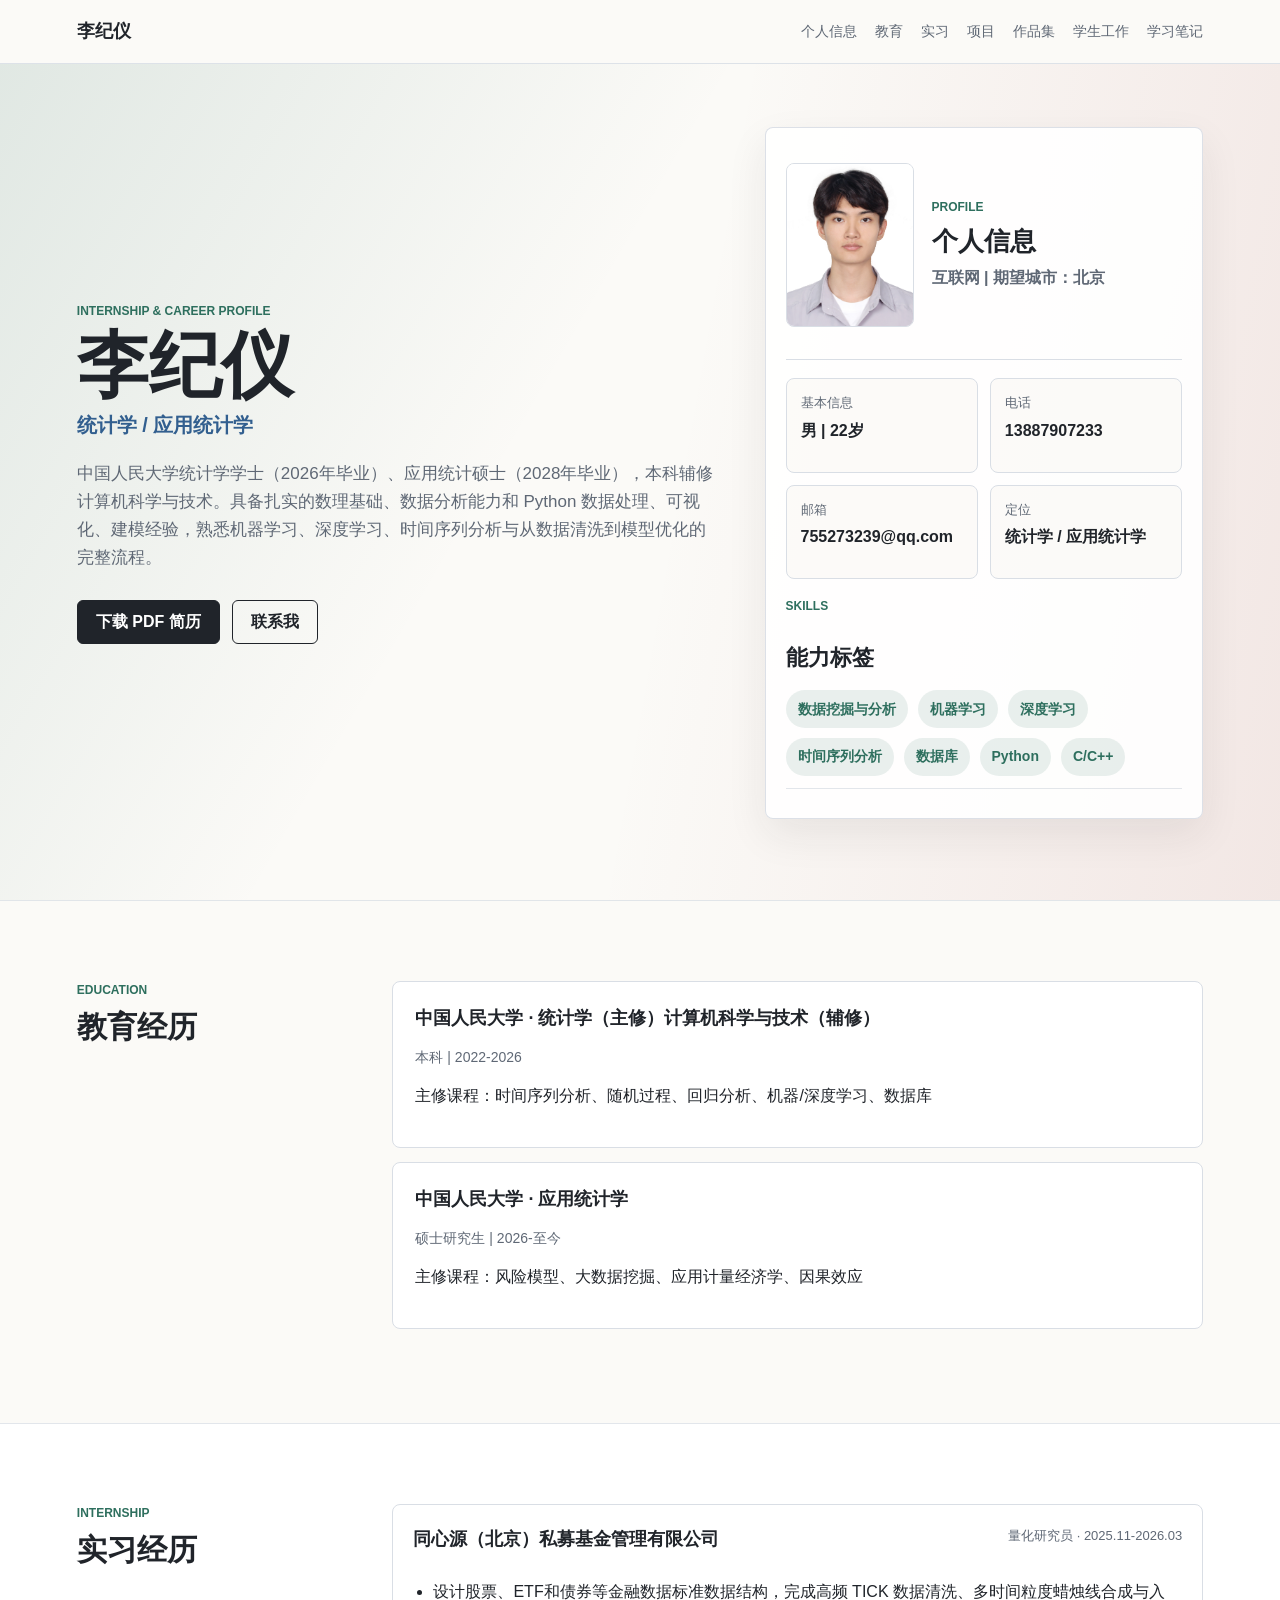
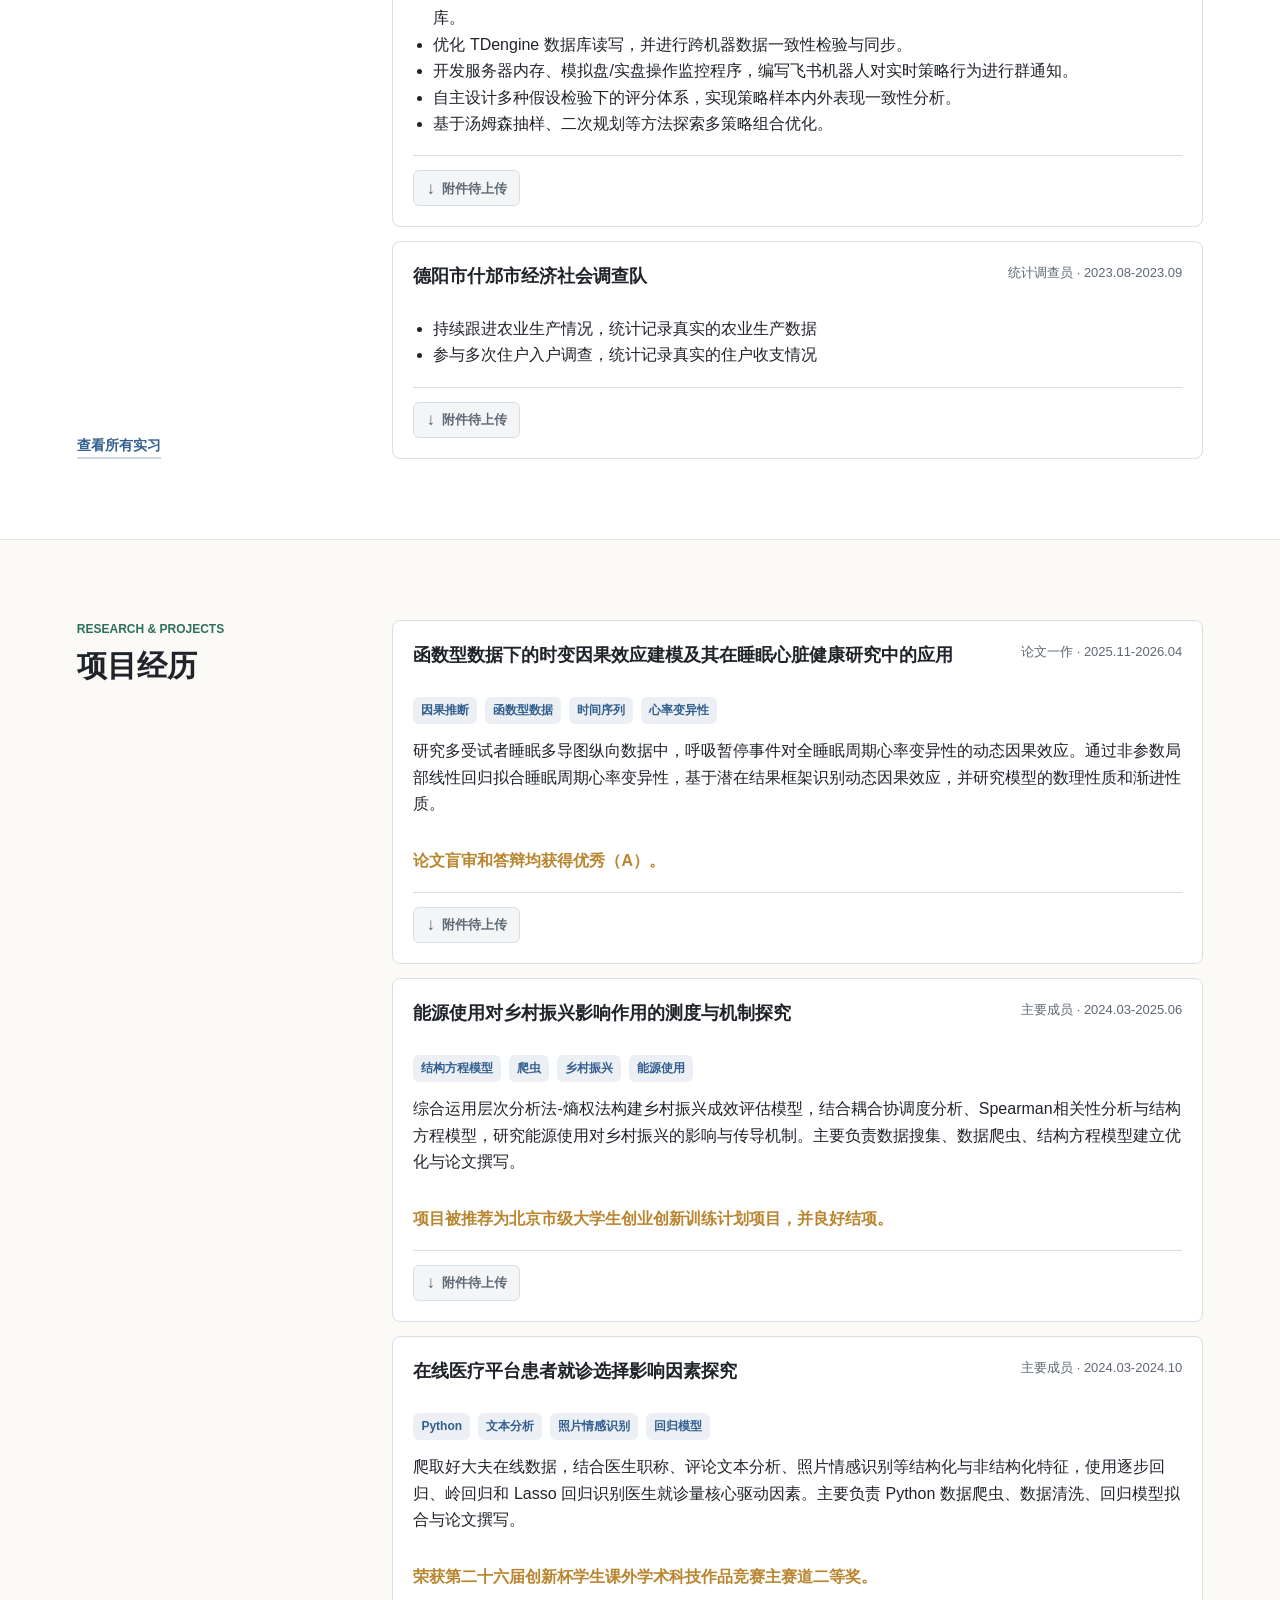
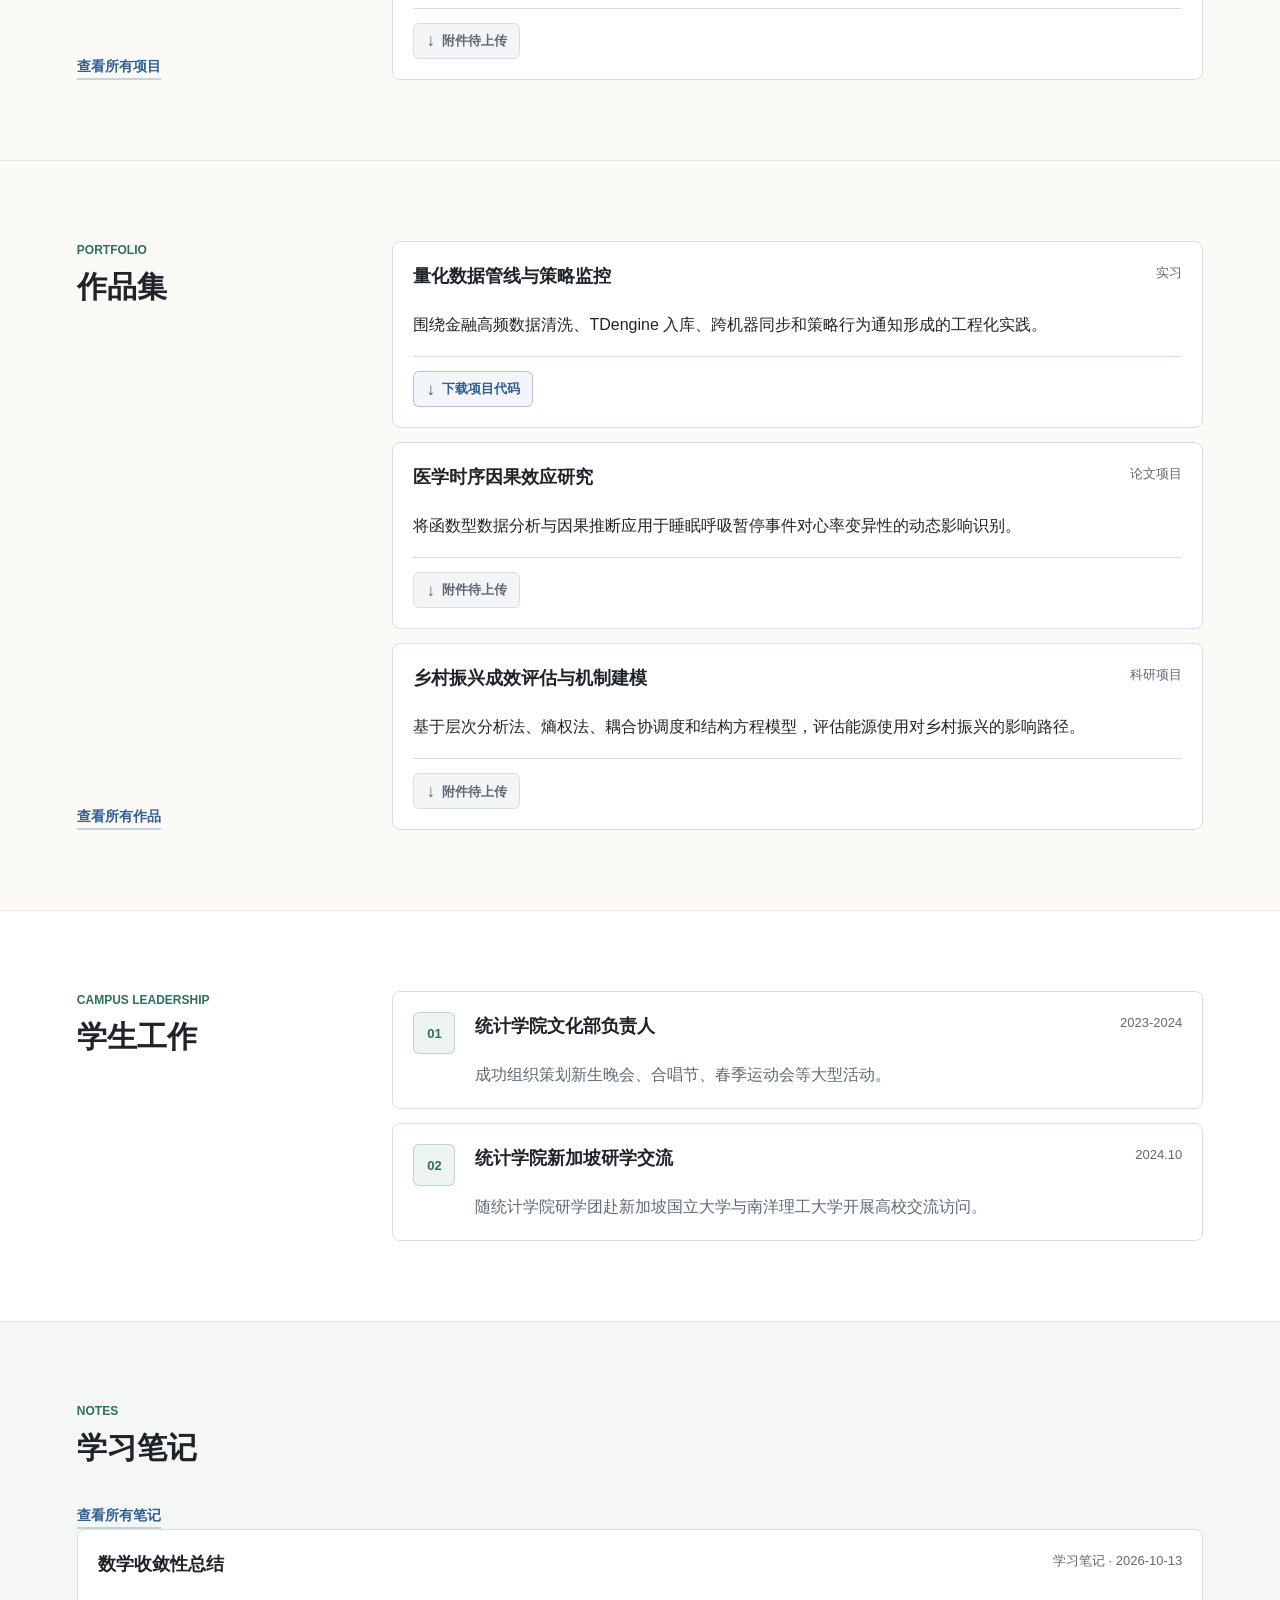
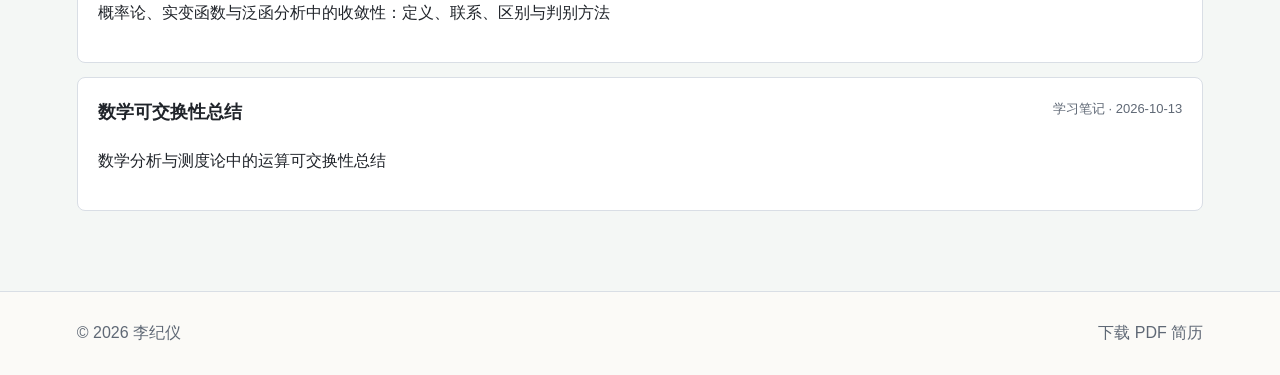
<file: index.html>
<!doctype html>
<html lang="zh-CN">
  <head>
    <meta charset="utf-8">
    <meta name="viewport" content="width=device-width, initial-scale=1">
    <title>李纪仪 | 个人信息平台</title>
    <meta name="description" content="">
    <link rel="stylesheet" href="styles.css?v=20260917-5">
  </head>
  <body>
    <header class="topbar">
      <a class="brand" href="#home">李纪仪</a>
      <nav class="nav" aria-label="主导航">
        <a href="#profile">个人信息</a>
        <a href="#education-section">教育</a>
        <a href="#experience-section">实习</a>
        <a href="#projects">项目</a>
        <a href="#portfolio">作品集</a>
        <a href="#student-work">学生工作</a>
        <a href="#notes">学习笔记</a>
      </nav>
    </header>

    <main>
      <section class="hero" id="home">
        <div class="hero-copy">
          <p class="eyebrow">Internship & Career Profile</p>
          <h1>李纪仪</h1>
          <p class="role" id="role">统计学 / 应用统计学</p>
          <p class="summary" id="summary"></p>
          <div class="actions">
            <button class="button primary" id="download-resume" type="button">下载 PDF 简历</button>
            <a class="button secondary" href="mailto:755273239@qq.com">联系我</a>
          </div>
        </div>
        <aside class="profile-card" id="profile" aria-label="个人信息">
          <div class="profile-card-head">
            <figure class="portrait-wrap">
              <img id="portrait" src="assets/profile-white.jpg" alt="李纪仪证件照">
            </figure>
            <div class="profile-identity">
              <p class="section-kicker">Profile</p>
              <h2>个人信息</h2>
              <p id="profile-role">统计学 / 应用统计学</p>
            </div>
          </div>
          <div class="profile-block">
            <dl class="info-grid compact" id="personal-info"></dl>
          </div>
          <div class="profile-block">
            <p class="section-kicker">Skills</p>
            <h2>能力标签</h2>
            <div class="tag-list" id="skills"></div>
            <div class="cert-list" id="certificates"></div>
          </div>
        </aside>
      </section>

      <section class="section split" id="education-section">
        <div class="section-heading">
          <p class="section-kicker">Education</p>
          <h2>教育经历</h2>
        </div>
        <div id="education"></div>
      </section>

      <section class="section split info-band" id="experience-section">
        <div class="section-heading with-link">
          <div>
            <p class="section-kicker">Internship</p>
            <h2>实习经历</h2>
          </div>
          <a class="text-link" href="experience.html">查看所有实习</a>
        </div>
        <div class="stack" id="experience"></div>
      </section>

      <section class="section split" id="projects">
        <div class="section-heading with-link">
          <div>
            <p class="section-kicker">Research & Projects</p>
            <h2>项目经历</h2>
          </div>
          <a class="text-link" href="projects.html">查看所有项目</a>
        </div>
        <div class="content-list" id="project-list"></div>
      </section>

      <section class="section split" id="portfolio">
        <div class="section-heading with-link">
          <div>
            <p class="section-kicker">Portfolio</p>
            <h2>作品集</h2>
          </div>
          <a class="text-link" href="portfolio.html">查看所有作品</a>
        </div>
        <div class="portfolio-list" id="portfolio-list"></div>
      </section>

      <section class="section split info-band" id="student-work">
        <div class="section-heading">
          <p class="section-kicker">Campus Leadership</p>
          <h2>学生工作</h2>
        </div>
        <div class="content-list" id="student-work-list"></div>
      </section>

      <section class="section notes-band" id="notes">
        <div class="section-heading with-link">
          <div>
            <p class="section-kicker">Notes</p>
            <h2>学习笔记</h2>
          </div>
          <a class="text-link" href="notes.html">查看所有笔记</a>
        </div>
        <div class="notes-list" id="notes-list"></div>
      </section>
    </main>

    <footer class="footer">
      <span>© <span id="year"></span> 李纪仪</span>
      <button class="footer-button" id="download-resume-footer" type="button">下载 PDF 简历</button>
    </footer>

    <script src="scripts.js?v=20260917-5"></script>
  </body>
</html>
</file>
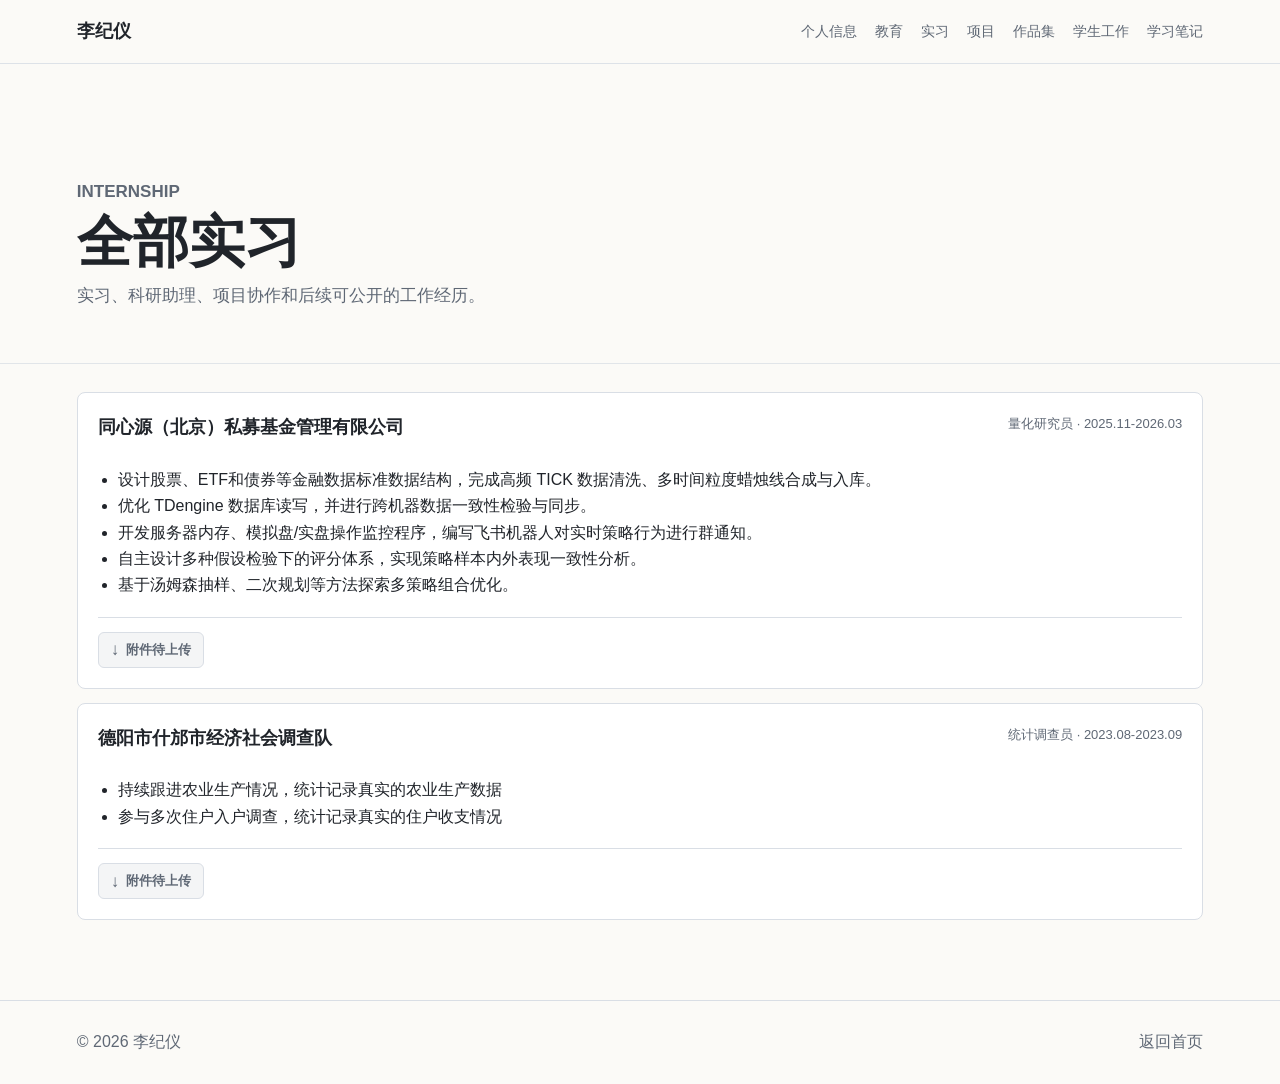
<file: experience.html>
<!doctype html>
<html lang="zh-CN">
  <head>
    <meta charset="utf-8">
    <meta name="viewport" content="width=device-width, initial-scale=1">
    <title>全部实习 | 李纪仪</title>
    <meta name="description" content="李纪仪的实习经历列表。">
    <link rel="stylesheet" href="styles.css?v=20260917-5">
  </head>
  <body>
    <header class="topbar">
      <a class="brand" href="index.html">李纪仪</a>
      <nav class="nav" aria-label="主导航">
        <a href="index.html#profile">个人信息</a>
        <a href="index.html#education-section">教育</a>
        <a href="experience.html">实习</a>
        <a href="projects.html">项目</a>
        <a href="portfolio.html">作品集</a>
        <a href="index.html#student-work">学生工作</a>
        <a href="notes.html">学习笔记</a>
      </nav>
    </header>

    <main class="page-main">
      <section class="page-title">
        <p class="section-kicker">Internship</p>
        <h1>全部实习</h1>
        <p>实习、科研助理、项目协作和后续可公开的工作经历。</p>
      </section>

      <section class="section wide-list">
        <div class="stack" id="all-experience-list"></div>
      </section>
    </main>

    <footer class="footer">
      <span>© <span id="year"></span> 李纪仪</span>
      <a href="index.html">返回首页</a>
    </footer>

    <script src="scripts.js?v=20260917-5"></script>
    <script>
      fetch("data/profile.json?v=20260917-5")
        .then((response) => response.json())
        .then((data) => {
          document.getElementById("year").textContent = new Date().getFullYear();
          document.getElementById("all-experience-list").innerHTML = renderExperienceItems(data.experience);
        });
    </script>
  </body>
</html>
</file>
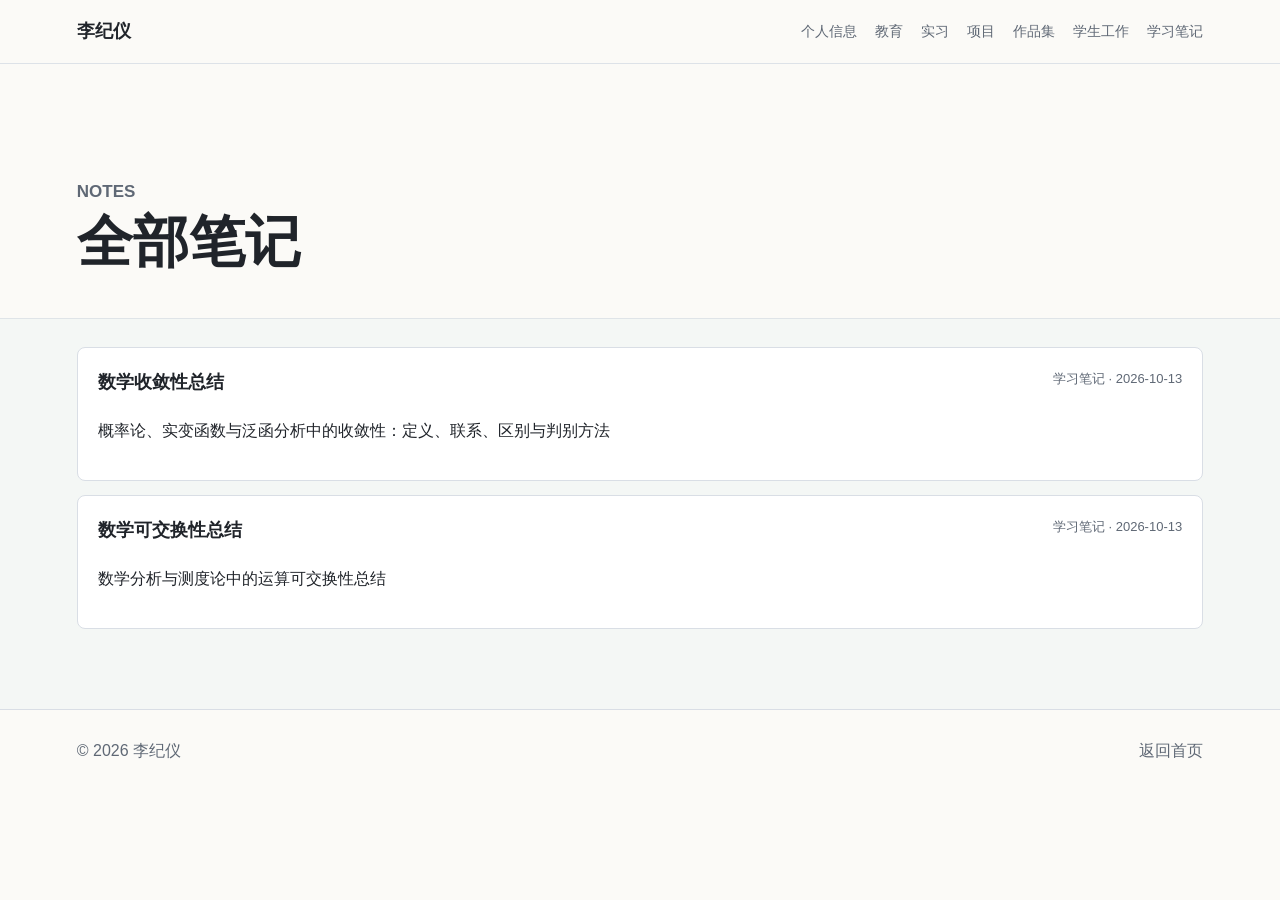
<file: notes.html>
<!doctype html>
<html lang="zh-CN">
  <head>
    <meta charset="utf-8">
    <meta name="viewport" content="width=device-width, initial-scale=1">
    <title>全部笔记 | 李纪仪</title>
    <meta name="description" content="李纪仪的学习笔记列表">
    <link rel="stylesheet" href="styles.css?v=20260917-5">
  </head>
  <body>
    <header class="topbar">
      <a class="brand" href="index.html">李纪仪</a>
      <nav class="nav" aria-label="主导航">
        <a href="index.html#profile">个人信息</a>
        <a href="index.html#education-section">教育</a>
        <a href="experience.html">实习</a>
        <a href="projects.html">项目</a>
        <a href="portfolio.html">作品集</a>
        <a href="index.html#student-work">学生工作</a>
        <a href="notes.html">学习笔记</a>
      </nav>
    </header>

    <main class="page-main">
      <section class="page-title">
        <p class="section-kicker">Notes</p>
        <h1>全部笔记</h1>
        <!-- <p>用于沉淀统计学、机器学习、数据库、量化研究和项目复盘相关内容。</p> -->
      </section>

      <section class="section wide-list notes-band">
        <div class="content-list" id="all-notes-list"></div>
      </section>
    </main>

    <footer class="footer">
      <span>© <span id="year"></span> 李纪仪</span>
      <a href="index.html">返回首页</a>
    </footer>

    <script src="scripts.js?v=20260917-5"></script>
    <script>
      fetch("data/profile.json?v=20260917-5")
        .then((response) => response.json())
        .then((data) => {
          document.getElementById("year").textContent = new Date().getFullYear();
          document.getElementById("all-notes-list").innerHTML = renderNoteItems(data.notes);
        });
    </script>
  </body>
</html>
</file>
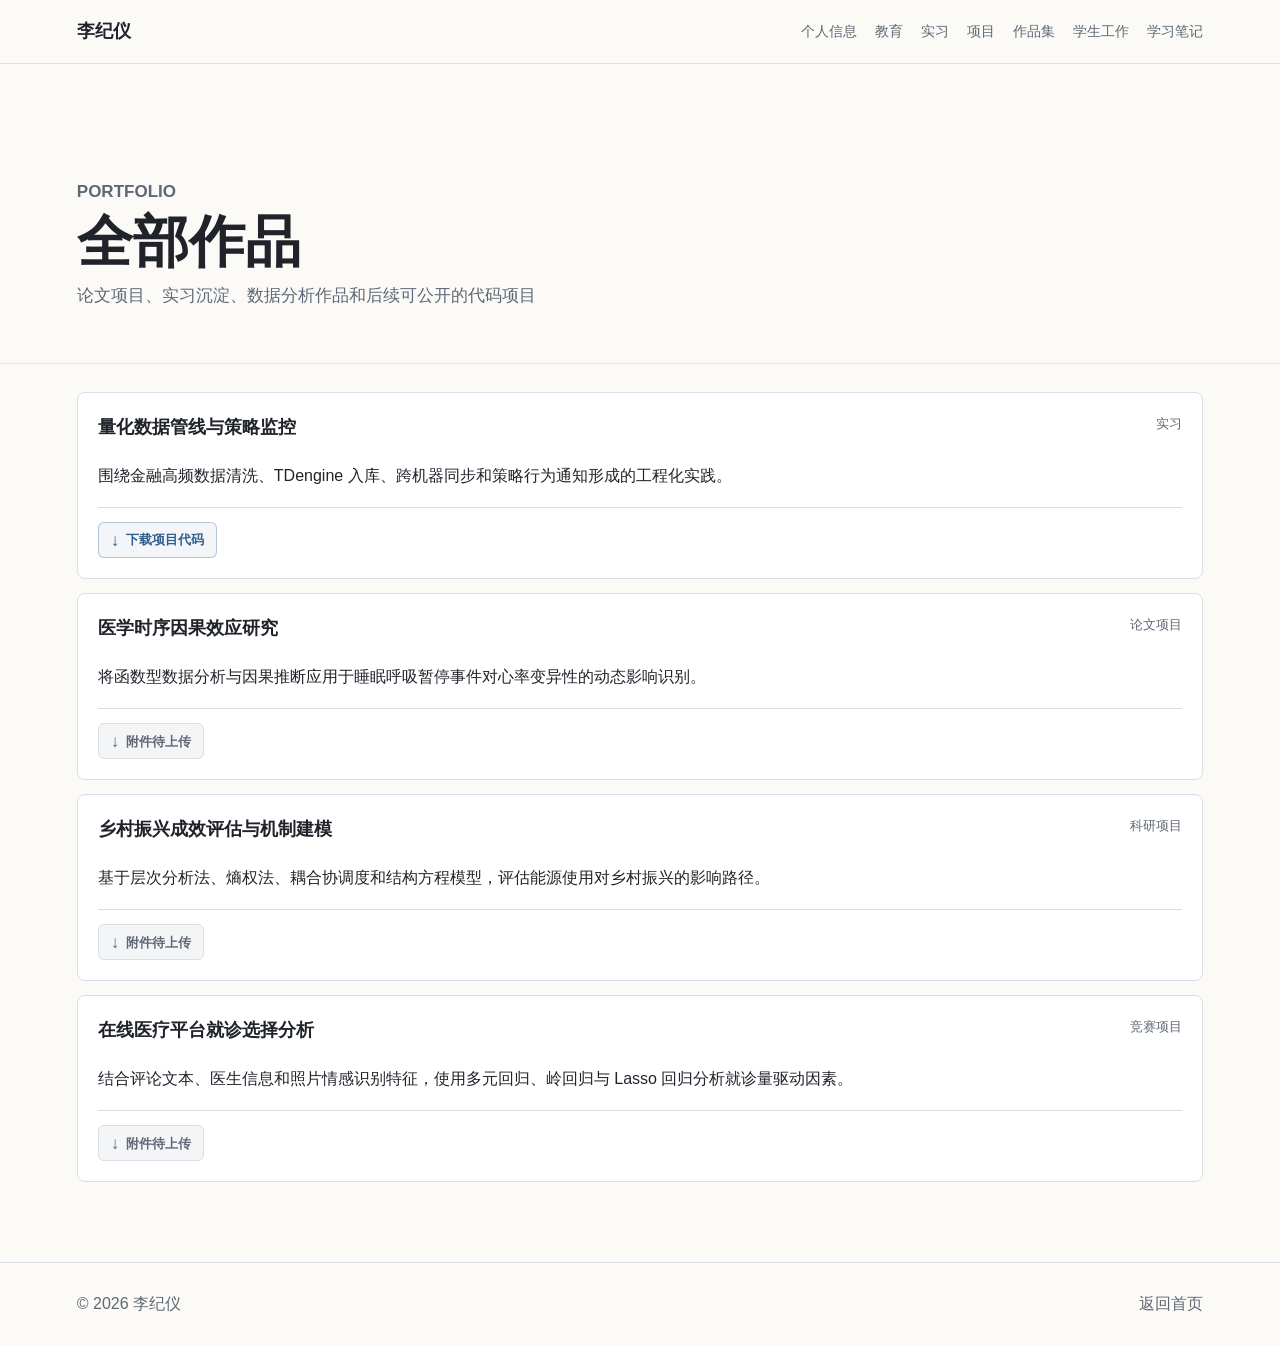
<file: portfolio.html>
<!doctype html>
<html lang="zh-CN">
  <head>
    <meta charset="utf-8">
    <meta name="viewport" content="width=device-width, initial-scale=1">
    <title>全部作品 | 李纪仪</title>
    <meta name="description" content="李纪仪的作品集列表">
    <link rel="stylesheet" href="styles.css?v=20260917-5">
  </head>
  <body>
    <header class="topbar">
      <a class="brand" href="index.html">李纪仪</a>
      <nav class="nav" aria-label="主导航">
        <a href="index.html#profile">个人信息</a>
        <a href="index.html#education-section">教育</a>
        <a href="experience.html">实习</a>
        <a href="projects.html">项目</a>
        <a href="portfolio.html">作品集</a>
        <a href="index.html#student-work">学生工作</a>
        <a href="notes.html">学习笔记</a>
      </nav>
    </header>

    <main class="page-main">
      <section class="page-title">
        <p class="section-kicker">Portfolio</p>
        <h1>全部作品</h1>
        <p>论文项目、实习沉淀、数据分析作品和后续可公开的代码项目</p>
      </section>

      <section class="section wide-list">
        <div class="content-list" id="all-portfolio-list"></div>
      </section>
    </main>

    <footer class="footer">
      <span>© <span id="year"></span> 李纪仪</span>
      <a href="index.html">返回首页</a>
    </footer>

    <script src="scripts.js?v=20260917-5"></script>
    <script>
      fetch("data/profile.json?v=20260917-5")
        .then((response) => response.json())
        .then((data) => {
          document.getElementById("year").textContent = new Date().getFullYear();
          document.getElementById("all-portfolio-list").innerHTML = renderPortfolioItems(data.portfolio);
        });
    </script>
  </body>
</html>
</file>
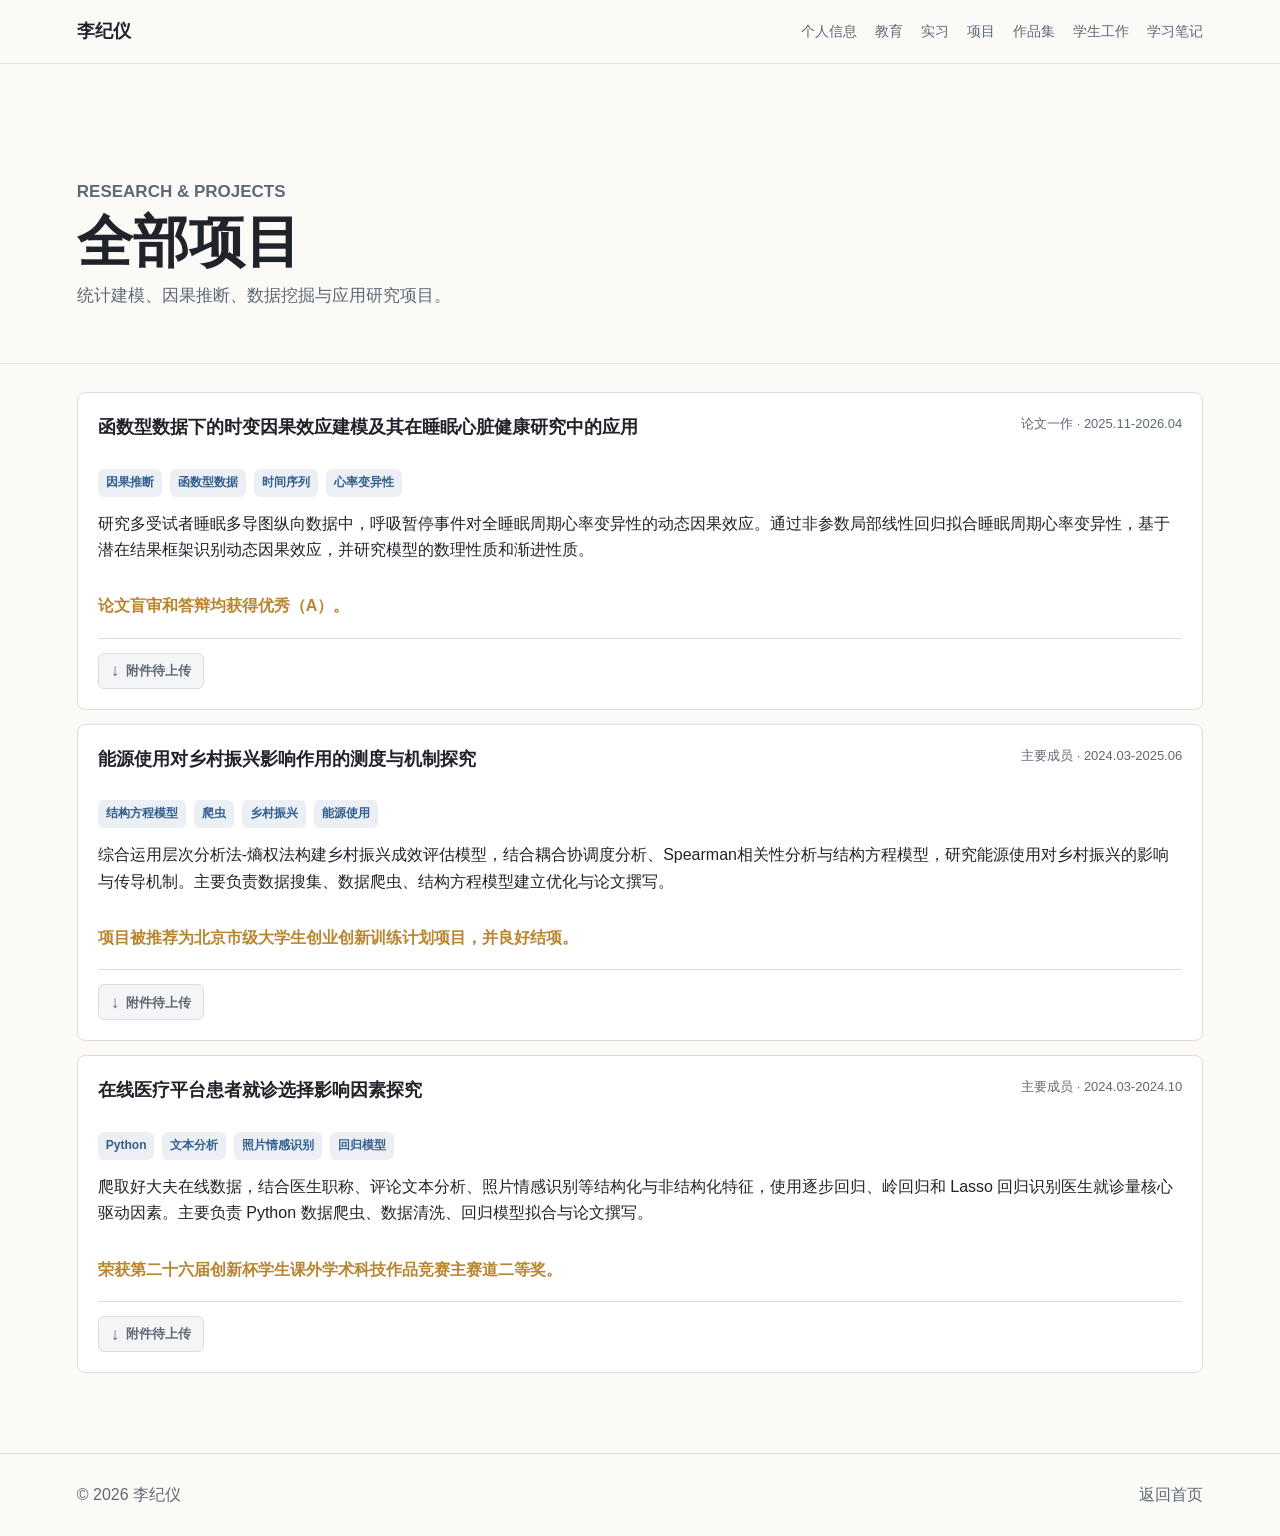
<file: projects.html>
<!doctype html>
<html lang="zh-CN">
  <head>
    <meta charset="utf-8">
    <meta name="viewport" content="width=device-width, initial-scale=1">
    <title>全部项目 | 李纪仪</title>
    <meta name="description" content="李纪仪的科研与数据分析项目经历。">
    <link rel="stylesheet" href="styles.css?v=20260917-5">
  </head>
  <body>
    <header class="topbar">
      <a class="brand" href="index.html">李纪仪</a>
      <nav class="nav" aria-label="主导航">
        <a href="index.html#profile">个人信息</a>
        <a href="index.html#education-section">教育</a>
        <a href="experience.html">实习</a>
        <a href="projects.html">项目</a>
        <a href="portfolio.html">作品集</a>
        <a href="index.html#student-work">学生工作</a>
        <a href="notes.html">学习笔记</a>
      </nav>
    </header>

    <main class="page-main">
      <section class="page-title">
        <p class="section-kicker">Research &amp; Projects</p>
        <h1>全部项目</h1>
        <p>统计建模、因果推断、数据挖掘与应用研究项目。</p>
      </section>

      <section class="section wide-list">
        <div class="content-list" id="all-project-list"></div>
      </section>
    </main>

    <footer class="footer">
      <span>© <span id="year"></span> 李纪仪</span>
      <a href="index.html">返回首页</a>
    </footer>

    <script src="scripts.js?v=20260917-5"></script>
    <script>
      fetch("data/profile.json?v=20260917-5")
        .then((response) => response.json())
        .then((data) => {
          document.getElementById("year").textContent = new Date().getFullYear();
          document.getElementById("all-project-list").innerHTML = renderProjectItems(data.projects);
        });
    </script>
  </body>
</html>
</file>
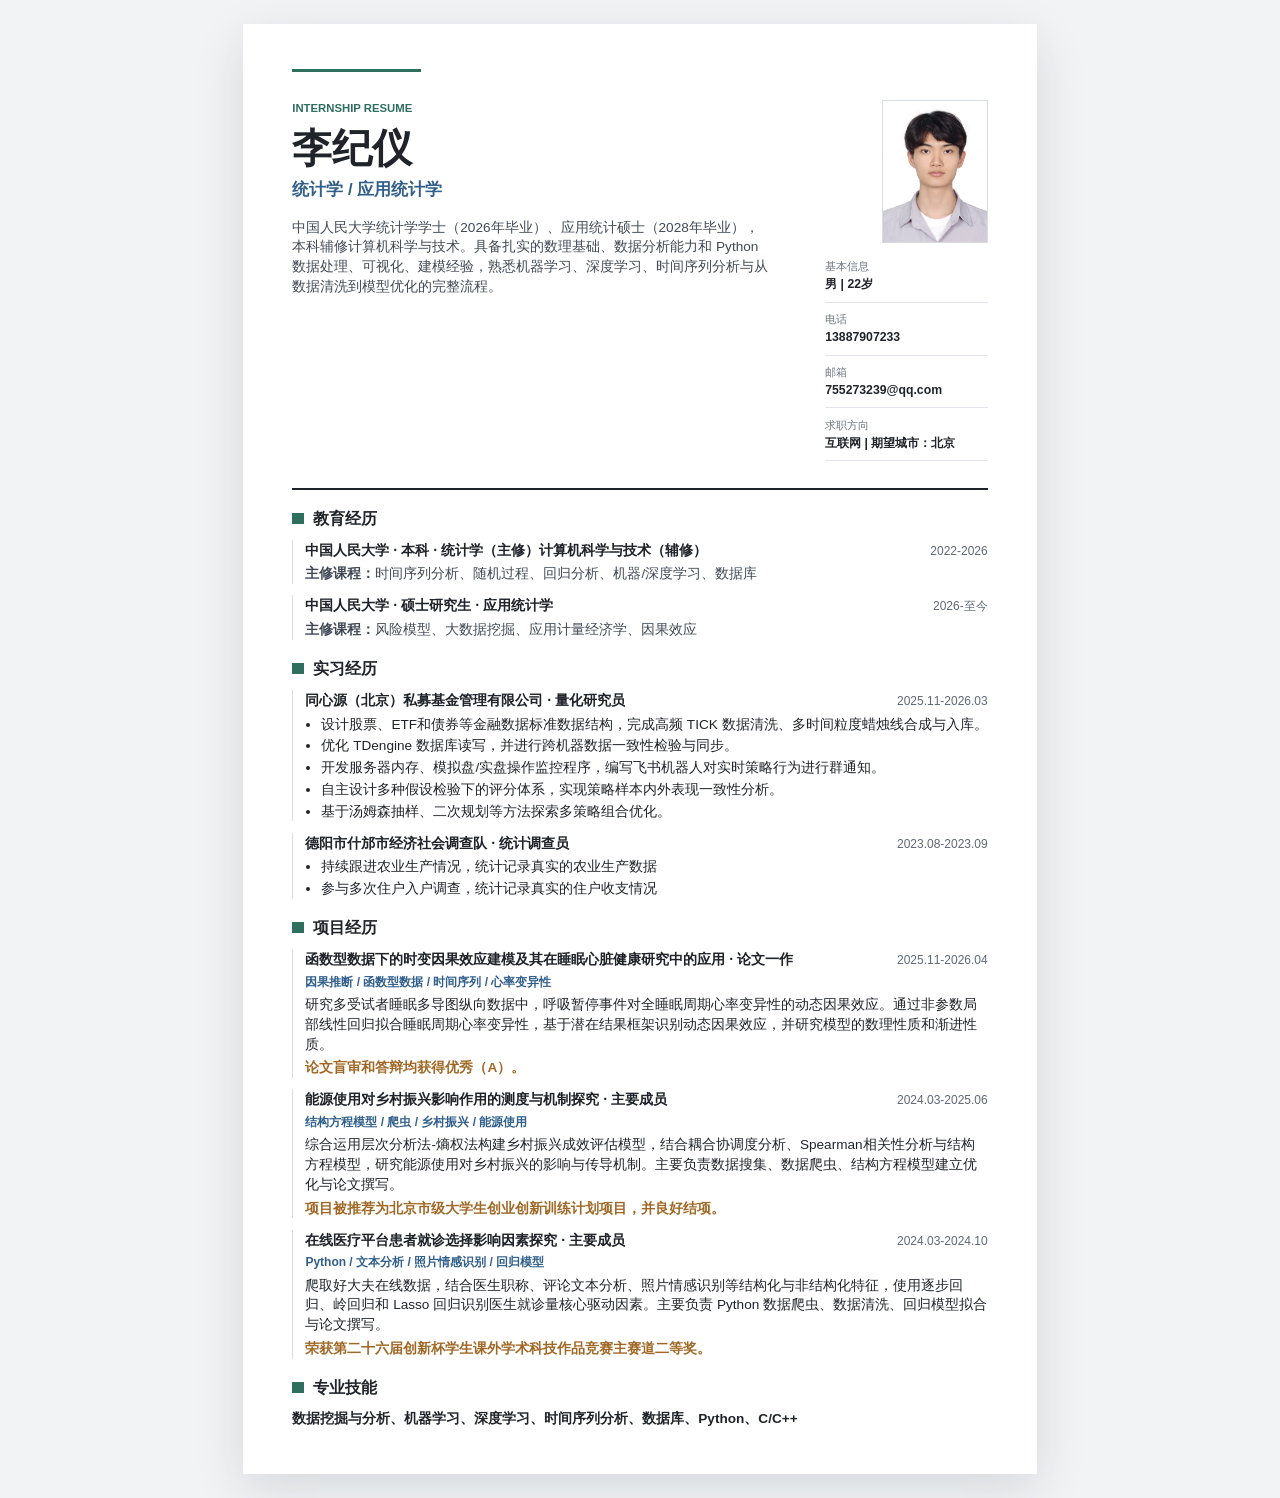
<file: resume-template.html>
<!doctype html>
<html lang="zh-CN">
  <head>
    <meta charset="utf-8">
    <meta name="viewport" content="width=device-width, initial-scale=1">
    <title>李纪仪 - 简历</title>
    <link rel="stylesheet" href="resume-template.css">
  </head>
  <body>
    <main class="resume-page" id="resume-root"></main>
    <script src="scripts.js?v=20260917-5"></script>
    <script>
      fetch("data/profile.json?v=20260917-5")
        .then((response) => response.json())
        .then((data) => {
          renderResumeDocument(data);
          document.title = `${data.person.name} - 简历`;
          setTimeout(() => window.print(), 350);
        });
    </script>
  </body>
</html>
</file>
<file: styles.css>
:root {
  --ink: #20242a;
  --muted: #5f6875;
  --line: #d9dee5;
  --paper: #fbfaf7;
  --white: #ffffff;
  --green: #2e6f5e;
  --red: #a43f3f;
  --gold: #b9852f;
  --blue: #325f8f;
  --shadow: 0 16px 40px rgba(32, 36, 42, 0.08);
}

* {
  box-sizing: border-box;
}

html {
  scroll-behavior: smooth;
  -webkit-text-size-adjust: 100%;
}

body {
  margin: 0;
  overflow-x: hidden;
  color: var(--ink);
  background: var(--paper);
  font-family: -apple-system, BlinkMacSystemFont, "Segoe UI", "PingFang SC", "Microsoft YaHei", sans-serif;
  line-height: 1.65;
}

a {
  color: inherit;
  text-decoration: none;
}

button {
  font: inherit;
}

.topbar {
  position: sticky;
  top: 0;
  z-index: 10;
  display: flex;
  align-items: center;
  justify-content: space-between;
  gap: 24px;
  min-height: 64px;
  padding: 0 6vw;
  border-bottom: 1px solid rgba(217, 222, 229, 0.85);
  background: rgba(251, 250, 247, 0.92);
  backdrop-filter: blur(14px);
}

.brand {
  font-size: 18px;
  font-weight: 800;
}

.nav {
  display: flex;
  flex-wrap: wrap;
  justify-content: flex-end;
  gap: 10px 18px;
  color: var(--muted);
  font-size: 14px;
}

.nav a:hover {
  color: var(--ink);
}

.hero {
  display: grid;
  grid-template-columns: minmax(0, 1.05fr) minmax(320px, 0.72fr);
  align-items: center;
  gap: 48px;
  min-height: calc(100vh - 64px);
  padding: 7vh 6vw 9vh;
  background:
    linear-gradient(120deg, rgba(46, 111, 94, 0.13), transparent 42%),
    linear-gradient(280deg, rgba(164, 63, 63, 0.10), transparent 48%),
    var(--paper);
}

.eyebrow,
.section-kicker {
  margin: 0 0 8px;
  color: var(--green);
  font-size: 12px;
  font-weight: 800;
  letter-spacing: 0;
  text-transform: uppercase;
}

h1,
h2,
h3,
p {
  margin-top: 0;
}

h1 {
  margin-bottom: 8px;
  font-size: 72px;
  line-height: 1;
  letter-spacing: 0;
}

h2 {
  margin-bottom: 20px;
  font-size: 30px;
  line-height: 1.2;
}

h3 {
  margin-bottom: 12px;
  font-size: 18px;
}

.role {
  margin-bottom: 18px;
  color: var(--blue);
  font-size: 20px;
  font-weight: 700;
}

.summary {
  max-width: 720px;
  color: var(--muted);
  font-size: 17px;
}

.actions {
  display: flex;
  flex-wrap: wrap;
  gap: 12px;
  margin-top: 28px;
}

.button {
  display: inline-flex;
  align-items: center;
  justify-content: center;
  min-height: 44px;
  padding: 0 18px;
  border: 1px solid var(--ink);
  border-radius: 6px;
  font-weight: 700;
  cursor: pointer;
}

.button.primary {
  color: var(--white);
  background: var(--ink);
}

.button.secondary {
  background: transparent;
}

.section {
  padding: 80px 6vw;
  border-top: 1px solid rgba(217, 222, 229, 0.75);
}

.info-band {
  background: var(--white);
}

.notes-band {
  background: #f4f7f5;
}

.split {
  display: grid;
  grid-template-columns: minmax(180px, 0.34fr) minmax(0, 1fr);
  gap: 40px;
}

.section-heading {
  max-width: 280px;
}

.section-heading.with-link {
  display: flex;
  flex-direction: column;
  justify-content: space-between;
  gap: 18px;
}

.text-link {
  width: fit-content;
  color: var(--blue);
  font-size: 14px;
  font-weight: 800;
  border-bottom: 2px solid rgba(50, 95, 143, 0.25);
}

.text-link:hover {
  border-bottom-color: var(--blue);
}

.page-main {
  padding-top: 42px;
}

.page-title {
  padding: 72px 6vw 36px;
}

.page-title h1 {
  margin-bottom: 12px;
  font-size: 56px;
}

.page-title p {
  max-width: 760px;
  color: var(--muted);
  font-size: 17px;
}

.wide-list {
  padding-top: 28px;
}

.note-title-bar {
  display: flex;
  align-items: center;
  justify-content: space-between;
  gap: 24px;
  padding-top: 52px;
  padding-bottom: 28px;
}

.note-title-copy {
  min-width: 0;
}

.note-title-bar h1 {
  max-width: 780px;
  margin-bottom: 0;
  font-family: "SFMono-Regular", Consolas, "Liberation Mono", "PingFang SC", monospace;
  font-size: 30px;
  font-weight: 750;
  line-height: 1.28;
  overflow-wrap: anywhere;
}

.note-title-bar .section-kicker {
  margin-bottom: 10px;
  color: var(--muted);
}

.note-title-bar .text-link {
  flex: 0 0 auto;
  min-height: 38px;
  padding: 7px 12px;
  border: 1px solid rgba(50, 95, 143, 0.3);
  border-radius: 6px;
  background: rgba(50, 95, 143, 0.05);
  line-height: 22px;
}

.note-title-bar .text-link:hover {
  border-color: var(--blue);
  background: rgba(50, 95, 143, 0.1);
}

.note-reader-section {
  padding-top: 30px;
  background: #f4f7f5;
}

.note-reader {
  min-width: 0;
  max-width: 1040px;
  margin: 0 auto;
}

.note-cell {
  min-width: 0;
  margin-bottom: 18px;
  border: 1px solid var(--line);
  border-radius: 8px;
  background: var(--white);
  overflow: hidden;
}

.markdown-cell {
  padding: 22px;
}

.markdown-cell h1,
.markdown-cell h2,
.markdown-cell h3,
.markdown-cell h4,
.markdown-cell h5 {
  margin: 0 0 12px;
}

.markdown-cell h1 {
  font-size: 32px;
}

.markdown-cell h2 {
  padding-top: 6px;
  font-size: 24px;
}

.markdown-cell h3 {
  font-size: 19px;
}

.markdown-cell h4 {
  font-size: 17px;
}

.markdown-cell h5 {
  color: var(--muted);
  font-size: 15px;
}

.markdown-cell .align-center {
  text-align: center;
}

.markdown-cell blockquote {
  margin: 0 0 16px;
  padding: 0 16px;
  color: #57606a;
  border-left: 4px solid #d0d7de;
}

.markdown-cell blockquote p {
  margin: 6px 0;
}

.markdown-cell ol,
.markdown-cell ul {
  margin: 0 0 16px;
  padding-left: 28px;
}

.markdown-cell li {
  margin: 5px 0;
}

.markdown-cell hr {
  height: 1px;
  margin: 24px 0;
  border: 0;
  background: #d8dee4;
}

.math-block {
  overflow-x: auto;
  margin: 14px 0;
  padding: 14px 16px;
  border: 1px solid #d8dee4;
  border-radius: 8px;
  color: #24292f;
  background: #f6f8fa;
  font-family: "Times New Roman", "STIX Two Text", serif;
  font-size: 17px;
  line-height: 1.7;
  text-align: center;
  white-space: pre-wrap;
  display: block;
}

mjx-container[jax="SVG"] {
  max-width: 100%;
  overflow-x: auto;
  overflow-y: hidden;
}

.math-inline {
  padding: 0 3px;
  color: #24292f;
  font-family: "Times New Roman", "STIX Two Text", serif;
  font-size: 1.03em;
  display: inline;
}

.markdown-cell p:last-child,
.note-cell ul:last-child {
  margin-bottom: 0;
}

.note-cell pre {
  overflow-x: auto;
  margin: 0;
  color: #24292f;
  font-size: 14px;
  line-height: 1.6;
}

.note-cell code {
  font-family: "SFMono-Regular", Consolas, "Liberation Mono", monospace;
}

.markdown-cell p code,
.markdown-cell li code {
  padding: 2px 5px;
  border-radius: 4px;
  background: #eef2f5;
}

.cell-label {
  flex: 0 0 62px;
  padding-top: 16px;
  color: #57606a;
  font-family: "SFMono-Regular", Consolas, "Liberation Mono", monospace;
  font-size: 13px;
  text-align: right;
}

.nb-input,
.nb-output,
.nb-output-empty {
  display: flex;
  border-top: 1px solid #d8dee4;
}

.code-cell .nb-input:first-child {
  border-top: 0;
}

.nb-input pre,
.nb-output pre {
  flex: 1 1 auto;
  min-width: 0;
  padding: 16px;
}

.nb-input pre {
  background: #f6f8fa;
}

.nb-output::before,
.nb-output-empty::before {
  content: "Out";
  flex: 0 0 62px;
  padding-top: 16px;
  color: #57606a;
  font-family: "SFMono-Regular", Consolas, "Liberation Mono", monospace;
  font-size: 13px;
  text-align: right;
}

.nb-output-plain pre,
.nb-output-stream pre,
.nb-output-error pre {
  background: #ffffff;
  white-space: pre-wrap;
}

.nb-output-stream::before {
  content: "";
}

.nb-output-stream.stderr pre,
.nb-output-error pre {
  color: #b42318;
}

.nb-output-image {
  align-items: flex-start;
}

.nb-output-image img {
  display: block;
  max-width: calc(100% - 62px);
  height: auto;
  padding: 16px;
}

.nb-output-html {
  flex: 1 1 auto;
  min-width: 0;
  overflow-x: auto;
  padding: 16px;
}

.nb-output-html table {
  border-collapse: collapse;
  width: max-content;
  max-width: 100%;
  font-size: 14px;
}

.nb-output-html th,
.nb-output-html td {
  padding: 6px 10px;
  border: 1px solid #d8dee4;
  text-align: right;
}

.nb-output-html th {
  background: #f6f8fa;
  font-weight: 700;
}

.nb-output-empty {
  padding: 14px 16px 14px 0;
  color: #57606a;
  font-size: 14px;
}

.nb-output-empty::before {
  padding-top: 0;
  margin-right: 16px;
}

.profile-card {
  display: grid;
  min-width: 0;
  gap: 18px;
  align-self: stretch;
  padding: 20px;
  border: 1px solid rgba(217, 222, 229, 0.92);
  border-radius: 8px;
  background: rgba(255, 255, 255, 0.9);
  box-shadow: var(--shadow);
}

.profile-card-head {
  display: grid;
  grid-template-columns: 128px minmax(0, 1fr);
  gap: 18px;
  align-items: center;
  padding-bottom: 18px;
  border-bottom: 1px solid var(--line);
}

.portrait-wrap {
  margin: 0;
  width: 128px;
  aspect-ratio: 0.78;
  overflow: hidden;
  border: 1px solid var(--line);
  border-radius: 8px;
  background: var(--white);
}

.portrait-wrap img {
  display: block;
  width: 100%;
  height: 100%;
  object-fit: cover;
}

.profile-identity h2 {
  margin-bottom: 8px;
  font-size: 26px;
}

.profile-identity p:last-child {
  margin-bottom: 0;
  color: var(--muted);
  font-weight: 700;
}

.profile-block {
  display: grid;
  gap: 12px;
}

.profile-block h2 {
  margin-bottom: 0;
  font-size: 22px;
}

.info-grid {
  display: grid;
  grid-template-columns: repeat(4, minmax(140px, 1fr));
  gap: 18px;
  margin: 0;
}

.info-grid.compact {
  grid-template-columns: 1fr 1fr;
  gap: 12px;
}

.info-grid div,
.timeline-item,
.content-card {
  border: 1px solid var(--line);
  border-radius: 8px;
  background: var(--white);
}

.info-grid div {
  padding: 18px;
}

.info-grid.compact div {
  padding: 13px 14px;
  background: rgba(251, 250, 247, 0.72);
}

dt {
  color: var(--muted);
  font-size: 13px;
}

dd {
  margin: 4px 0 0;
  font-weight: 800;
  overflow-wrap: anywhere;
}

.stack {
  display: grid;
  gap: 14px;
}

.timeline-item {
  padding: 22px;
  margin-bottom: 14px;
}

.meta {
  color: var(--muted);
  font-size: 14px;
}

ul {
  margin: 12px 0 0;
  padding-left: 20px;
}

.tag-list,
.cert-list {
  display: flex;
  flex-wrap: wrap;
  gap: 10px;
}

.tag,
.cert {
  display: inline-flex;
  align-items: center;
  min-height: 34px;
  padding: 0 12px;
  border-radius: 999px;
  font-size: 14px;
  font-weight: 700;
}

.tag {
  color: var(--green);
  background: rgba(46, 111, 94, 0.1);
}

.cert {
  color: var(--red);
  background: rgba(164, 63, 63, 0.1);
}

.cert-list {
  padding-top: 2px;
  border-top: 1px solid rgba(217, 222, 229, 0.75);
}

.project-tags {
  display: flex;
  flex-wrap: wrap;
  gap: 8px;
  margin: 14px 0;
}

.project-tags span {
  padding: 4px 8px;
  border-radius: 6px;
  color: var(--blue);
  background: rgba(50, 95, 143, 0.09);
  font-size: 12px;
  font-weight: 700;
}

.achievement {
  margin-bottom: 0;
  padding-top: 14px;
  color: var(--gold);
  font-weight: 800;
}

.card-attachments {
  display: flex;
  flex-wrap: wrap;
  gap: 8px;
  margin-top: 18px;
  padding-top: 14px;
  border-top: 1px solid var(--line);
}

.attachment-button {
  display: inline-flex;
  align-items: center;
  justify-content: center;
  gap: 7px;
  min-height: 36px;
  padding: 0 12px;
  color: var(--blue);
  border: 1px solid rgba(50, 95, 143, 0.32);
  border-radius: 6px;
  background: rgba(50, 95, 143, 0.06);
  font-size: 13px;
  font-weight: 800;
  overflow-wrap: anywhere;
}

.attachment-button:hover {
  border-color: var(--blue);
  background: rgba(50, 95, 143, 0.11);
}

.attachment-button.disabled,
.attachment-button.disabled:hover {
  color: var(--muted);
  border-color: var(--line);
  background: #f4f5f6;
  cursor: not-allowed;
}

.attachment-button span {
  font-size: 17px;
  line-height: 1;
}

.content-list,
.portfolio-list,
.notes-list {
  display: grid;
  gap: 14px;
}

.content-card {
  min-width: 0;
  padding: 20px;
}

.student-work-card {
  display: grid;
  grid-template-columns: 46px minmax(0, 1fr);
  gap: 16px;
  align-items: start;
}

.student-work-number {
  display: inline-flex;
  align-items: center;
  justify-content: center;
  width: 42px;
  height: 42px;
  color: var(--green);
  border: 1px solid rgba(46, 111, 94, 0.24);
  border-radius: 6px;
  background: rgba(46, 111, 94, 0.08);
  font-size: 13px;
  font-weight: 800;
}

.student-work-content {
  min-width: 0;
}

.student-work-content p {
  margin-bottom: 0;
  color: var(--muted);
}

.item-head {
  display: flex;
  justify-content: space-between;
  gap: 20px;
  margin-bottom: 8px;
}

.status {
  flex: 0 0 auto;
  color: var(--muted);
  font-size: 13px;
}

.footer {
  display: flex;
  justify-content: space-between;
  gap: 18px;
  padding: 28px 6vw;
  color: var(--muted);
  border-top: 1px solid var(--line);
}

.footer-button {
  padding: 0;
  color: inherit;
  border: 0;
  background: transparent;
  cursor: pointer;
}

.footer-button:hover {
  color: var(--ink);
}

@media (max-width: 900px) {
  h1 {
    font-size: 56px;
  }

  .page-title h1 {
    font-size: 48px;
  }

  .hero,
  .split {
    grid-template-columns: 1fr;
  }

  .hero {
    min-height: auto;
    padding-top: 64px;
    padding-bottom: 64px;
  }

  .section {
    padding-top: 64px;
    padding-bottom: 64px;
  }

  .section-heading {
    max-width: none;
  }

  .section-heading.with-link {
    flex-direction: row;
    align-items: flex-end;
  }

  .portrait-wrap {
    justify-self: start;
  }

  .info-grid {
    grid-template-columns: 1fr 1fr;
  }
}

@media (max-width: 620px) {
  .topbar {
    align-items: stretch;
    flex-direction: column;
    gap: 8px;
    min-height: 0;
    padding: 10px 0 0;
  }

  .brand {
    padding: 0 18px;
  }

  .nav {
    flex-wrap: nowrap;
    justify-content: flex-start;
    gap: 4px;
    width: 100%;
    padding: 0 12px 8px;
    overflow-x: auto;
    overscroll-behavior-x: contain;
    scrollbar-width: none;
    -webkit-overflow-scrolling: touch;
  }

  .nav::-webkit-scrollbar {
    display: none;
  }

  .nav a {
    display: inline-flex;
    flex: 0 0 auto;
    align-items: center;
    min-height: 38px;
    padding: 0 8px;
  }

  h1 {
    font-size: 42px;
    line-height: 1.08;
  }

  h2 {
    font-size: 26px;
  }

  .page-main {
    padding-top: 0;
  }

  .page-title {
    padding: 48px 20px 26px;
  }

  .page-title h1 {
    font-size: 40px;
  }

  .note-title-bar {
    gap: 18px;
    padding-top: 38px;
    padding-bottom: 24px;
  }

  .note-title-bar h1 {
    font-size: 24px;
    line-height: 1.35;
  }

  .note-title-bar .text-link {
    min-height: 36px;
    padding: 6px 10px;
  }

  .page-title p,
  .summary {
    font-size: 16px;
  }

  .hero,
  .section {
    padding-left: 20px;
    padding-right: 20px;
  }

  .hero {
    gap: 34px;
    padding-top: 46px;
    padding-bottom: 54px;
  }

  .section {
    padding-top: 50px;
    padding-bottom: 50px;
  }

  .wide-list,
  .note-reader-section {
    padding-top: 22px;
  }

  .section-heading.with-link {
    align-items: flex-start;
    flex-direction: column;
    gap: 4px;
  }

  .actions {
    display: grid;
    grid-template-columns: 1fr 1fr;
    width: 100%;
  }

  .button {
    min-width: 0;
    padding: 0 12px;
  }

  .info-grid {
    grid-template-columns: 1fr;
  }

  .info-grid.compact {
    grid-template-columns: 1fr;
  }

  .profile-card-head {
    grid-template-columns: 96px minmax(0, 1fr);
    gap: 14px;
  }

  .portrait-wrap {
    width: 96px;
  }

  .item-head,
  .footer,
  .note-title-bar {
    flex-direction: column;
    align-items: flex-start;
  }

  .item-head {
    gap: 2px;
  }

  .item-head h3 {
    margin-bottom: 4px;
    overflow-wrap: anywhere;
  }

  .status {
    flex: 1 1 auto;
  }

  .content-card,
  .timeline-item,
  .markdown-cell {
    padding: 16px;
  }

  .student-work-card {
    grid-template-columns: 38px minmax(0, 1fr);
    gap: 12px;
  }

  .student-work-number {
    width: 36px;
    height: 36px;
  }

  .card-attachments {
    align-items: stretch;
    flex-direction: column;
  }

  .attachment-button {
    width: 100%;
    min-height: 42px;
    padding: 8px 10px;
    text-align: center;
  }

  .markdown-cell h1 {
    font-size: 26px;
  }

  .markdown-cell h2 {
    font-size: 21px;
  }

  .markdown-cell h3 {
    font-size: 18px;
  }

  .markdown-cell ol,
  .markdown-cell ul {
    padding-left: 22px;
  }

  .nb-input,
  .nb-output,
  .nb-output-empty {
    display: block;
  }

  .cell-label,
  .nb-output::before,
  .nb-output-empty::before {
    display: block;
    width: auto;
    padding: 9px 12px 5px;
    text-align: left;
  }

  .nb-input pre,
  .nb-output pre {
    padding: 12px;
  }

  .note-cell pre {
    font-size: 12px;
  }

  .nb-output-image img {
    max-width: 100%;
    padding: 12px;
  }

  .nb-output-html {
    padding: 12px;
  }

  .nb-output-empty {
    padding: 0 12px 12px;
  }

  .nb-output-empty::before {
    margin-right: 0;
    padding-left: 0;
  }

  .math-block {
    padding: 10px 12px;
    font-size: 15px;
    text-align: left;
  }

  .footer {
    padding: 24px 20px;
  }
}

@media (max-width: 380px) {
  .actions {
    grid-template-columns: 1fr;
  }

  .profile-card-head {
    align-items: start;
    grid-template-columns: 76px minmax(0, 1fr);
  }

  .portrait-wrap {
    width: 76px;
  }

  .profile-identity h2 {
    font-size: 22px;
  }
}
</file>
<file: resume-template.css>
@page {
  size: A4;
  margin: 12mm 13mm;
}

* {
  box-sizing: border-box;
}

body {
  margin: 0;
  color: #20242a;
  background: #ffffff;
  font-family: "PingFang SC", "Microsoft YaHei", "Noto Sans CJK SC", Arial, sans-serif;
  font-size: 10.2pt;
  line-height: 1.46;
}

.resume-page {
  width: 100%;
}

.resume-header {
  display: grid;
  grid-template-columns: minmax(0, 1fr) 43mm;
  gap: 14mm;
  padding: 8mm 0 7mm;
  border-bottom: 2px solid #20242a;
  position: relative;
}

.resume-header::before {
  content: "";
  position: absolute;
  top: 0;
  left: 0;
  width: 34mm;
  height: 3px;
  background: #2e6f5e;
}

.resume-eyebrow {
  margin: 0 0 3mm;
  color: #2e6f5e;
  font-size: 8.5pt;
  font-weight: 800;
  text-transform: uppercase;
}

.resume-name {
  margin: 0 0 2mm;
  font-size: 30pt;
  line-height: 1.08;
  letter-spacing: 0;
}

.resume-role {
  margin: 0 0 4mm;
  color: #315f8c;
  font-size: 12.5pt;
  font-weight: 700;
}

.resume-summary {
  margin: 0;
  color: #414a55;
  font-size: 10.2pt;
}

.resume-sidebar {
  display: grid;
  gap: 4mm;
  align-content: start;
}

.resume-contact {
  display: grid;
  gap: 2.2mm;
  margin: 0;
}

.resume-contact div {
  padding-bottom: 2mm;
  border-bottom: 1px solid #e1e5ea;
}

.resume-contact dt {
  color: #6a737f;
  font-size: 8.3pt;
}

.resume-contact dd {
  margin: 0.5mm 0 0;
  font-size: 9.2pt;
  font-weight: 700;
  overflow-wrap: anywhere;
}

.resume-photo {
  width: 28mm;
  height: 38mm;
  object-fit: cover;
  border: 1px solid #d8dde4;
  justify-self: end;
}

.resume-section {
  margin-top: 4.5mm;
  break-inside: avoid;
}

.resume-section h2 {
  display: flex;
  align-items: center;
  gap: 2.5mm;
  margin: 0 0 2.5mm;
  color: #20242a;
  font-size: 12.2pt;
}

.resume-section h2::before {
  content: "";
  width: 3mm;
  height: 3mm;
  background: #2e6f5e;
}

.resume-item {
  margin-bottom: 3mm;
  padding-left: 3.2mm;
  border-left: 1.4px solid #d8dde4;
  break-inside: avoid;
}

.resume-item-head {
  display: grid;
  grid-template-columns: 1fr auto;
  gap: 12px;
  align-items: baseline;
}

.resume-item h3 {
  margin: 0;
  font-size: 10.7pt;
}

.resume-meta {
  color: #5f6875;
  font-size: 9pt;
  white-space: nowrap;
}

.resume-tags {
  margin-top: 1mm;
  color: #315f8c;
  font-size: 9pt;
  font-weight: 700;
}

.resume-item p {
  margin: 1mm 0 0;
}

.resume-list {
  margin: 1mm 0 0;
  padding-left: 16px;
}

.resume-list li {
  margin: 0.5mm 0;
}

.resume-skill-line {
  margin: 0;
  font-weight: 700;
}

.resume-note {
  margin-bottom: 0;
  color: #a06825;
  font-weight: 700;
}

.resume-compact {
  color: #414a55;
}

@media screen {
  body {
    background: #f1f3f5;
  }

  .resume-page {
    width: 210mm;
    min-height: 297mm;
    margin: 24px auto;
    padding: 12mm 13mm;
    background: #ffffff;
    box-shadow: 0 16px 48px rgba(31, 36, 43, 0.12);
  }
}
</file>
